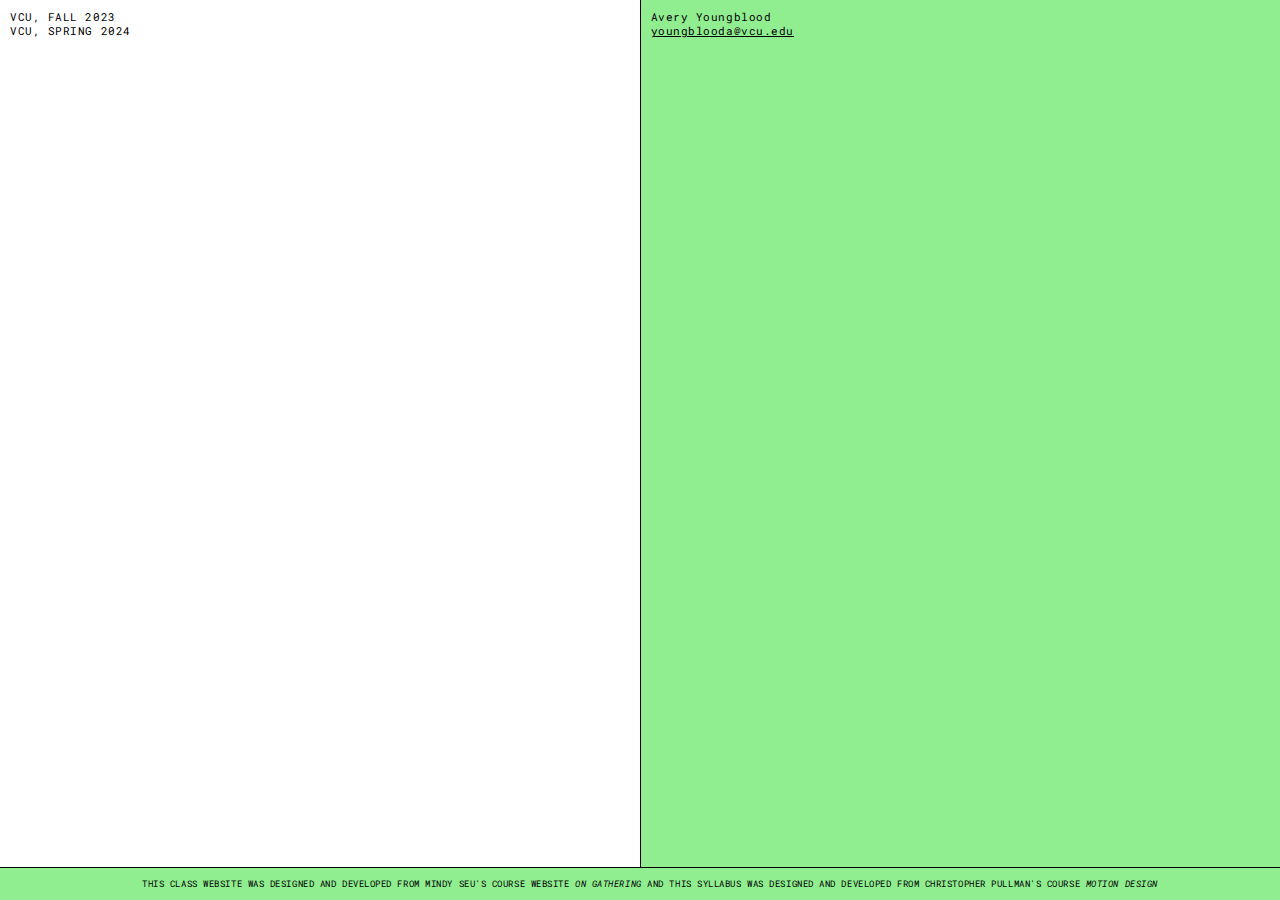
<file: index.html>
<!DOCTYPE html>
<html>

<head>
    <meta charset="UTF-8">
    <link rel="stylesheet" href="css/style.css">
    <meta name="ROBOTS" content="INDEX,FOLLOW">
    <meta name="description" content="This is the online syllabus for the course *In Motion* by Avery Youngblood">
    <meta property="og:url" content="">
    <meta property="og:title" content="In Motion">
    <meta property="og:description" content="This is the online syllabus for the course *In Motion* by Avery Youngblood">
    <meta name="viewport" content="width=device-width, initial-scale=1">
    <link rel="shortcut icon" href="favicon.ico" type="image/x-icon">
    <link rel="apple-touch-icon" sizes="180x180" href="favicon/apple-touch-icon.png">
    <link rel="icon" type="image/png" sizes="32x32" href="favicon/favicon-32x32.png">
    <link rel="icon" type="image/png" sizes="16x16" href="favicon/favicon-16x16.png">
    <link rel="manifest" href="favicon/site.webmanifest">
    <link rel="mask-icon" href="favicon/safari-pinned-tab.svg" color="#5bbad5">
    <meta name="msapplication-TileColor" content="#da532c">
    <meta name="theme-color" content="#ffffff">
    <title>in~motion.online</title>
</head>

<body>
    <div class="container">
        <div class="left home">
            <a href="vcu-fall23/index.html">VCU, FALL 2023</a>
            <br>
            <a href="vcu-spring24/index.html">VCU, SPRING 2024</a>
        </div>


        <!-- RIGHT 
----------------------------------------------------------------------------
--------------------------------------------------------------------------->
        <div class="right home">
            <p>
                <a href="https://averyyoungblood.com/" target="_blank" class="pres-link">Avery Youngblood<br>
                    <a href="mailto:youngblooda@vcu.edu" target="_blank"><u>youngblooda@vcu.edu</u></a>
            </p>
        </div>
    </div>

    <footer id="btm">
                this class website was designed and developed from Mindy Seu's course website <a class="blank-link"
                    href="https://on-gathering.com/" target="_blank"><i>On Gathering</i></a> and this syllabus was
                designed and developed from Christopher Pullman's course <a
                    href="http://christopherpullman.com/home/motion-design-poetry-2/" target="_blank"
                    class="blank-link"><i>Motion Design</i></a>
    </footer>

</body>

</html>
</file>
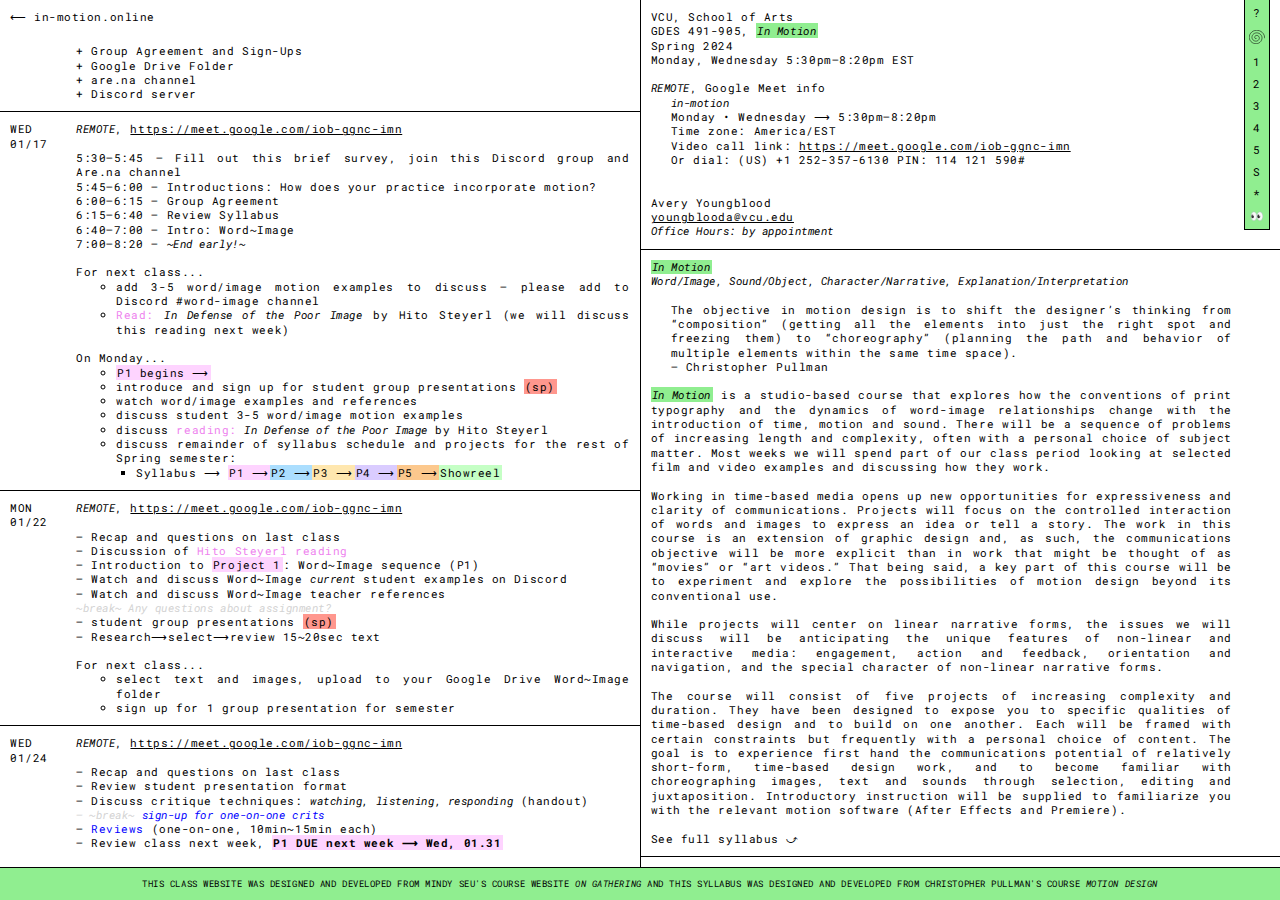
<file: vcu-spring24/index.html>
<!DOCTYPE html>
<html>

<head>
    <meta charset="UTF-8">
    <link rel="stylesheet" href="style.css">
    <meta name="ROBOTS" content="INDEX,FOLLOW">
    <meta name="description" content="This is the online syllabus for the course In Motion by Avery Youngblood">
    <meta property="og:url" content="">
    <meta property="og:title" content="In Motion">
    <meta property="og:description" content="This is the online syllabus for the course In Motion by Avery Youngblood">
    <link rel="shortcut icon" href="favicon.ico" type="image/x-icon">
    <link rel="apple-touch-icon" sizes="180x180" href="favicon/apple-touch-icon.png">
    <link rel="icon" type="image/png" sizes="32x32" href="favicon/favicon-32x32.png">
    <link rel="icon" type="image/png" sizes="16x16" href="favicon/favicon-16x16.png">
    <link rel="manifest" href="favicon/site.webmanifest">
    <link rel="mask-icon" href="favicon/safari-pinned-tab.svg" color="#5bbad5">
    <meta name="msapplication-TileColor" content="#da532c">
    <meta name="theme-color" content="#ffffff">
    <meta name="viewport" content="width=device-width, initial-scale=1.0">
    <title>in~motion</title>
</head>

<body>


    <div class="container">

        <div class="left">
            <div class="home"><a class="mark-link" href="https://www.in-motion.online/">⟵
                    in-motion.online</a></div>
            <div class="row">
                <div class="date"></div>
                <div class="main">
                    <a class="pres-link"
                        href="https://docs.google.com/spreadsheets/d/1_hAPLz_Lt6TgUEPUbEk7shKWq4Vxv7hzB4epvSBKeak/edit?usp=sharing"
                        target="_blank">+ Group Agreement and Sign-Ups</a>
                    <br>
                    <a class="pres-link"
                        href="https://drive.google.com/drive/folders/1DyGGhIQsct6AOpVEf-RhcY_u7b0j59fJ?usp=sharing"
                        target="_blank">+ Google Drive Folder</a>
                    <br>
                    <a class="pres-link" href="https://www.are.na/in-motion" target="_blank">+ are.na channel</a>
                    <br>
                    <a class="pres-link" href="https://discord.gg/QD73x4XeK9" target="_blank">+ Discord server</a>
                    <br>
                </div>
            </div>

            <!-- MOBILE RIGHT-SIDE COLLAPSED -------------------------------------------------->

            <div class="right-mobile">
                <div class="nav">
                    <a href="#footer-mobile">?</a><br>
                    <a href="#syllabus-mobile"><img src="\icon\spiral_thin.svg" class="spiral"></a><br>
                    <a href="#project-one-mobile">1</a><br>
                    <a href="#project-two-mobile">2</a><br>
                    <a href="#project-three-mobile">3</a><br>
                    <a href="#project-four-mobile">4</a><br>
                    <a href="#project-five-mobile">5</a><br>
                    <a href="#showreel-mobile">S</a><br>
                    <a href="#schedule-mobile">*</a><br>
                </div>

                <!-- INFO -------------------------------------------------->
                <div class="section" id="footer-mobile" style="border:none;">
                    <p>VCU, School of Arts<br>
                        GDES 491-905, <i><mark>In Motion</mark></i><br>
                        Spring 2024<br>
                        Monday, Wednesday 5:30pm–8:20pm EST
                        <br><br>
                        <i>REMOTE</i>, Google Meet info<br>
                    <ol>
                        <i>in-motion</i><br>
                        Monday • Wednesday ⟶ 5:30pm–8:20pm<br>
                        Time zone: America/EST<br>
                        Video call link: <a href="https://meet.google.com/iob-ggnc-imn" target="_blank">
                            <u>https://meet.google.com/iob-ggnc-imn</u></a><br>
                        Or dial: ‪(US) +1 252-357-6130‬ PIN: ‪114 121 590‬#
                    </ol>
                    <br><br>
                    <a href="https://www.averyyoungblood.com/" target="_blank" class="pres-link">Avery
                        Youngblood</a><br>
                    <a href="mailto:youngblooda@vcu.edu" target="_blank"><u>youngblooda@vcu.edu</u></a><br>
                    <i>Office Hours: by appointment</i>
                    </p>
                </div>

                <!-- SYLLABUS -------------------------------------------------->
                <div class="section" id="syllabus-mobile">
                    <p id="header">
                        <i><mark>In Motion</mark>
                            <br>
                            Word/Image, Sound/Object, Character/Narrative, Explanation/Interpretation</i>
                    </p><br>
                    <p>
                    <ul>
                        The objective in motion design is to shift the designer’s thinking from “composition” (getting
                        all
                        the elements into
                        just the right spot and freezing them) to “choreography” (planning the path and behavior of
                        multiple
                        elements within the same time space).<br>
                        — Christopher Pullman<br><br></ul>
                    <i><mark>In Motion</mark></i> is a studio-based course that explores how the
                    conventions of print typography and the dynamics of word-image relationships change with the
                    introduction of time, motion
                    and sound. There will be a sequence of problems of increasing length and complexity, often with
                    a
                    personal choice of subject matter. Most weeks we will spend part of our class period looking at
                    selected film and video examples and discussing how they work.
                    <br><br>
                    Working in time-based media opens up new opportunities for expressiveness and clarity of
                    communications. Projects will focus on the controlled interaction of words and images to express
                    an
                    idea or tell a story. The work in this course is an extension of graphic design and, as such,
                    the
                    communications objective will be more explicit than in work that might be thought of as “movies”
                    or
                    “art videos.” That being said, a key part of this course will be to experiment and explore the
                    possibilities of motion design beyond its conventional use.
                    <br><br>
                    While projects will center on linear narrative forms, the issues we will discuss will be
                    anticipating the unique features of non-linear and interactive media: engagement, action and
                    feedback, orientation and navigation, and the special character of non-linear narrative forms.
                    <br><br>
                    The course will consist of five projects of increasing complexity and duration. They have been
                    designed to expose you to specific qualities of time-based design and to build on one another.
                    Each
                    will be framed with certain constraints but frequently with a personal choice of content. The
                    goal
                    is to experience first hand the communications potential of relatively short-form, time-based
                    design
                    work, and to become familiar with choreographing images, text and sounds through selection,
                    editing
                    and juxtaposition. Introductory instruction will be supplied to familiarize you with the
                    relevant
                    motion software (After Effects and Premiere).
                    <br><br>
                    <a href="https://docs.google.com/document/d/1H8KBewVDfUdkukn1-HWrm1Paa3tEPqiits9XDtidc3E/edit?usp=sharing"
                        target="_blank" class="pres-link">See full syllabus ⤻</a>
                    </p>
                </div>

                <!-- PROJECT ONE -------------------------------------------------->
                <div class="section" id="project-one-mobile">
                    <p>
                        ⟶ P1: Word~Image<br>
                        The purpose of this project, like the course as a whole, is to explore how words and images
                        affect each other. Their pairing inevitably affects their meaning; in this case their
                        simultaneous
                        pairing
                        within the same time space. Another goal of the project is to <i>physically</i> experience the
                        phenomenon of
                        timing, (<i>when</i> something happens and for <i>how long</i>) and its importance to motion
                        design.
                        <br><br>
                        <a href="https://docs.google.com/document/d/1SZg04zjZgJe8imi2FGo4TJAJ1RP7u5LUNDm6ENyehWc/edit?usp=sharing"
                            target="_blank" class="project1">See full project description ⤻</a>
                    </p>

                </div>

                <!-- PROJECT TWO -------------------------------------------------->
                <div class="section" id="project-two-mobile">
                    <p>
                        ⟶ P2: Sound~Object<br>
                        The goal is to recognize how sound can supply the <i>structural and emotional cues</i>
                        to inform how objects move and behave in the same time space.
                        <br><br>
                        <a href="https://docs.google.com/document/d/1p-10Bwg8bCIf6DZk9RiG7Yue-RpvPCDEo7-T-YqjpOA/edit?usp=sharing"
                            target="_blank" class="project2">See full project description ⤻</a>
                    </p>

                </div>

                <!-- PROJECT THREE -------------------------------------------------->
                <div class="section" id="project-three-mobile">
                    <p>
                        ⟶ P3: Character~Narrative<br>
                        Express someone’s “character” through the <i>treatment</i> of your content in narrative form,
                        tell a
                        story. The project goal is to deploy a full range of variables (time, motion and sound) and
                        media
                        (video, images, sounds, text) to describe someone. How would you express his/her/their
                        <i>character</i>
                        through your <i>treatment</i> of the content and its <i>form</i>.
                        <br><br>
                        <a href="https://docs.google.com/document/d/1lU5Tr7UrO9yWRmVgSg1-UxSPcvE_MFFe9cZrDZroMsU/edit?usp=sharing"
                            target="_blank" class="project3">See full project description ⤻</a>
                    </p>

                </div>

                <!-- PROJECT FOUR -------------------------------------------------->
                <div class="section" id="project-four-mobile">
                    <p>
                        ⟶ P4: Explanation<br>
                        Employ the benefits of time, motion and sound to explain, clarify, reveal or interpret an
                        idea.<br>
                        This project should be in service of that aspect of design that Richard Saul Wurman has called
                        “the understanding business.”
                        <br><br>
                        <a href="https://docs.google.com/document/d/1awuisnPdIg_5vPzKA_6uee7zNgwkknIQzCJYMxrauMI/edit?usp=sharing"
                            target="_blank" class="project4">See full project description ⤻</a>
                    </p>
                </div>


                <!-- PROJECT FIVE -------------------------------------------------->
                <div class="section" id="project-five-mobile">
                    <p>
                        ⟶ P5: Interpretation<br>
                        The goal of this project is to respond to the natural rhythms and inflections of speech and then
                        find or make images that, through selection and editing, enrich the meaning and emotional tone
                        of the language.
                        <br><br>
                        <a href="https://docs.google.com/document/d/1fObRL4LftxG_S-72lt0ZIRem-hOpNon16bOPPkUIjcc/edit?usp=sharing"
                            target="_blank" class="project5">See full project description ⤻</a>
                    </p>
                </div>

                <!-- SHOWREEL -------------------------------------------------->
                <div class="section today" id="showreel-mobile">
                    <p>
                        ⟶ Showreel<br></p>
                    For this one-week project, please create a showreel that's a compilation of all of your videos.

                </div>

                <!-- SCHEDULE -------------------------------------------------->
                <div class="section schedule no-class" id="schedule-mobile">
                    <img src="img\schedule_04.29.PNG" style="outline:1px solid #E1E1E1;outline-offset: -1px;">
                    <p>[revised 04/29]</p>
                </div>

            </div>

            <!----------------------------------------------------------------------------------------------------------------------------------------------->

            <!-- Week 1 -------------------------------------------------->
            <!-- WED -------------------------------------------------->
            <div class="row one">
                <div class="date">WED 01/17</div>
                <div class="main">
                    <i>REMOTE</i>, <a href="https://meet.google.com/iob-ggnc-imn" target="_blank"><u>
                            https://meet.google.com/iob-ggnc-imn</u></a>

                    <br><br>
                    5:30–5:45 — Fill out this brief <a href="https://forms.gle/sXc9B93hRrthNypH7"
                        target="_blank">survey</a>, join this <a href="https://discord.gg/QD73x4XeK9"
                        target="_blank">Discord group</a> and <a
                        href="https://www.are.na/group/in-motion/invite/DAmtHQf80S-iSb0RT10IRw" target="_blank">Are.na
                        channel</a><br>
                    5:45–6:00 — Introductions: How does your practice incorporate motion?<br>
                    6:00–6:15 — <a class="pres-link"
                        href="https://docs.google.com/spreadsheets/d/1_hAPLz_Lt6TgUEPUbEk7shKWq4Vxv7hzB4epvSBKeak/edit?usp=sharing"
                        target="_blank">Group Agreement</a><br>
                    6:15–6:40 — <a href="#syllabus">Review Syllabus</a><br>
                    6:40–7:00 — Intro: Word~Image<br>
                    7:00–8:20 — <i>~End early!~</i>

                    <br><br>
                    For next class...
                    <ol>
                        <ul>
                            <li>add 3-5 word/image motion examples to discuss — please add to <a
                                    href="https://discord.gg/BkuYB5tNHr" target="_blank">Discord #word-image channel</a>
                            </li>
                            <li><span class="read">Read:</span> <a
                                    href="https://www.e-flux.com/journal/10/61362/in-defense-of-the-poor-image/"
                                    target="_blank" class="read-link"><i>In Defense of the Poor Image</i> by Hito
                                    Steyerl</a> (we will discuss this reading next week)</li>
                        </ul>
                    </ol>
                    <br>
                    On Monday...
                    <ol>
                        <ul>
                            <li><span class="p1"><a class="blank-link" href="#project-one">P1 begins ⟶</a></span></li>
                            <li>introduce <a
                                    href="https://docs.google.com/spreadsheets/d/1_hAPLz_Lt6TgUEPUbEk7shKWq4Vxv7hzB4epvSBKeak/edit#gid=320966011"
                                    target="_blank">and <span class="student-pres-link">sign up for student group
                                        presentations </span><span class="student-pres">(sp)</span></a></li>
                            <li>watch word/image examples and references</li>
                            <li>discuss student 3-5 word/image motion examples</li>
                            <li>discuss <span class="read">reading:</span> <a
                                    href="https://www.e-flux.com/journal/10/61362/in-defense-of-the-poor-image/"
                                    target="_blank" class="read-link"><i>In Defense of the Poor Image</i> by Hito
                                    Steyerl</a></li>
                            <li>discuss remainder of <span class="syllabus"><a class="pres-link"
                                        href="#syllabus">syllabus</a> schedule and projects for the rest of Spring
                                    semester:</li>
                            <ul>
                                <li>
                                    <span class="syllabus"><a class="pres-link" href="#syllabus">Syllabus ⟶</a></span>
                                    <span class="p1"><a class="blank-link" href="#project-one">P1 ⟶</a></span><span
                                        class="p2"><a class="blank-link" href="#project-two">P2 ⟶</a></span><span
                                        class="p3"><a class="blank-link" href="#project-three">P3 ⟶</a></span><span
                                        class="p4"><a class="blank-link" href="#project-four">P4 ⟶</a></span><span
                                        class="p5"><a class="blank-link" href="#project-five">P5 ⟶</a></span><span
                                        class="final"><a class="blank-link" href="#showreel">Showreel</a></span>
                                </li>

                            </ul>
                        </ul>
                    </ol>

                </div>
            </div>
            <!-- Week 2 -------------------------------------------------->
            <!-- MON -------------------------------------------------->
            <div class="row one">
                <div class="date">MON 01/22</div>
                <div class="main">
                    <i>REMOTE</i>, <a href="https://meet.google.com/iob-ggnc-imn" target="_blank">
                        <u>https://meet.google.com/iob-ggnc-imn</u></a>
                    <br><br>
                    — Recap and questions on last class<br>
                    — Discussion of <a href="https://www.e-flux.com/journal/10/61362/in-defense-of-the-poor-image/"
                        target="_blank" class="read read-link">Hito Steyerl reading</a><br>
                    — Introduction to
                    <a href="https://docs.google.com/document/d/1SZg04zjZgJe8imi2FGo4TJAJ1RP7u5LUNDm6ENyehWc/edit?usp=sharing"
                        target="_blank" class="p1">Project 1</a>: Word~Image sequence (P1)<br>
                    — Watch and discuss Word~Image <i>current</i> student examples on <a
                        href="https://discord.gg/BkuYB5tNHr" target="_blank">Discord</a><br>
                    — Watch and discuss Word~Image teacher references<br>
                    <i class="no-class">~break~ Any questions about assignment?</i><br>
                    — <a href="https://docs.google.com/spreadsheets/d/1_hAPLz_Lt6TgUEPUbEk7shKWq4Vxv7hzB4epvSBKeak/edit#gid=320966011"
                        target="_blank"><span class="student-pres-link">student
                            group presentations </span><span class="student-pres">(sp)</span></a><br>
                    — Research⟶select⟶review 15~20sec text
                    <br><br>
                    For next class...
                    <ol>
                        <ul>
                            <li>
                                select text and images, upload to your <a
                                    href="https://drive.google.com/drive/folders/1IBYOYV5P7u1Qu9yiLS7lXpzOdua3KCZL?usp=drive_link"
                                    target="_blank">Google
                                    Drive Word~Image folder</a>
                            </li>
                            <li>
                                <a href="https://docs.google.com/spreadsheets/d/1_hAPLz_Lt6TgUEPUbEk7shKWq4Vxv7hzB4epvSBKeak/edit#gid=320966011"
                                    target="_blank"><span class="student-pres-link">sign
                                        up for 1 group presentation</span> for semester</a>
                            </li>
                        </ul>
                    </ol>
                </div>
            </div>
            <!-- WED -------------------------------------------------->
            <div class="row one">
                <div class="date">WED 01/24</div>
                <div class="main">
                    <i>REMOTE</i>, <a href="https://meet.google.com/iob-ggnc-imn" target="_blank">
                        <u>https://meet.google.com/iob-ggnc-imn</u></a>
                    <br><br>
                    — Recap and questions on last class<br>
                    — Review <a
                        href="https://docs.google.com/spreadsheets/d/1_hAPLz_Lt6TgUEPUbEk7shKWq4Vxv7hzB4epvSBKeak/edit#gid=320966011"
                        target="_blank"><span class="student-pres-link">student presentation</span></a> format<br>
                    — Discuss critique techniques: <i>watching, listening, responding</i> <a
                        href="https://drive.google.com/drive/folders/10gzYCg45jo3cG5cH_PtG82MEGjFfh0B5?usp=drive_link"
                        target="_blank">(handout)</a><br>
                    <i class="no-class">— ~break~ <a class="crit"
                            href="https://docs.google.com/spreadsheets/d/1_hAPLz_Lt6TgUEPUbEk7shKWq4Vxv7hzB4epvSBKeak/edit#gid=320966011"
                            target="_blank">sign-up
                            for one-on-one crits</a></i><br>
                    — <span class="crit">Reviews</span> (one-on-one, 10min~15min each)<br>
                    — Review class next week, <span class="p1"><a class="blank-link" href="#project-one"><b>P1
                                DUE next week ⟶ Wed, 01.31</b></a></span>
                    <br><br>
                    For next class...
                    <ol>
                        <ul>
                            <li>
                                continue to work on Word~Image images and upload any images of set A &
                                set B in your <a
                                    href="https://drive.google.com/drive/folders/1IBYOYV5P7u1Qu9yiLS7lXpzOdua3KCZL?usp=drive_link"
                                    target="_blank">Google
                                    Drive Word~Image folder</a> before class
                            </li>
                            <li>
                                <a href="https://docs.google.com/spreadsheets/d/1_hAPLz_Lt6TgUEPUbEk7shKWq4Vxv7hzB4epvSBKeak/edit#gid=320966011"
                                    target="_blank"><span class="student-pres-link">sign
                                        up for group presentation</span></a> for semester *by next week*
                            </li>
                            <li>browse <a class="blank-link" href="https://www.are.na/" target="_blank">Are.na</a> and
                                <a class="blank-link" href="https://www.are.na/in-motion" target="_blank">our
                                    Are.na channel</a> and add something to <a class="blank-link"
                                    href="https://www.are.na/in-motion" target="_blank">our channel</a> and
                                pick one to two motion design examples that you want to learn more about and inspire you
                                ⟶ post your
                                examples to the <a class="blank-link"
                                    href="https://discordapp.com/channels/1197055289338368069/1197055289946538051"
                                    target="_blank">Discord #inspiration channel</a>
                            </li>
                        </ul>
                    </ol>
                    <br>
                </div>
            </div>
            <!-- Week 3 -------------------------------------------------->
            <!-- MON -------------------------------------------------->
            <div class="row one">
                <div class="date">MON 01/29</div>
                <div class="main">
                    <i>REMOTE</i>, <a href="https://meet.google.com/iob-ggnc-imn" target="_blank">
                        <u>https://meet.google.com/iob-ggnc-imn</u></a>
                    <br><br>
                    5:30–8:20 — <span class="crit">Reviews</span> (<a
                        href="https://docs.google.com/spreadsheets/d/1_hAPLz_Lt6TgUEPUbEk7shKWq4Vxv7hzB4epvSBKeak/edit#gid=320966011"
                        target="_blank">one-on-one crits</a>, ~10min each) + Working Session
                    <ol>
                        <ul>
                            <li>5:30 ⟶ Dominion</li>
                            <li>5:41 ⟶ Savvy</li>
                            <li>5:52 ⟶ Aaron</li>
                            <li>6:03 ⟶ David Reyes</li>
                            <li>6:14 ⟶ Lissy</li>
                            <li>6:25 ⟶ Colby</li>
                            <li>6:36 ⟶ Naimahya</li>
                            <li>6:47 ⟶ Ky</li>
                            <li>6:58 ⟶ Joshua</li>
                            <li>7:09 ⟶ Leif</li>
                            <s>
                                <li>7:20 ⟶ Tenzin</li>
                            </s>
                            <li>7:31 ⟶ Chelsee</li>
                            <li>7:42 ⟶ Olenka</li>
                            <li>7:53 ⟶ Adam</li>
                            <li>8:04 ⟶ Hiba</li>
                        </ul>
                    </ol>
                    <br>
                    For next class...
                    <ol>
                        <ul>
                            <li>
                                <span class="p1"><a class="blank-link" href="#project-one">upload P1 PDF images set A &
                                        set B in</a></span> <a
                                    href="https://drive.google.com/drive/folders/1IBYOYV5P7u1Qu9yiLS7lXpzOdua3KCZL?usp=drive_link"
                                    target="_blank">Google
                                    Drive Word~Image folder</a> before class –
                                <i>practice, practice, practice</i>
                            </li>
                        </ul>
                    </ol>
                    <br>
                    On Wednesday...
                    <ol>
                        <ul>
                            <li><span class="pres-title">Presentation:</span> <span class="p1"><a class="blank-link"
                                        href="#project-one">P1 in class</a></span></li>
                            <li><span class="p2"><a class="blank-link" href="#project-two">P2 begins ⟶</a></span></li>
                            <li>discuss <span class="p1"><a class="blank-link"
                                        href="https://docs.google.com/document/d/18_NqZYnpXG-wEokjbBp0yVP-FAxquzy1j_xZVhXbqV4/edit?usp=drive_link"
                                        target="_blank">Project 1a begins ⟶</a></span></li>
                            <li><span class="demo">Demo:</span> Software Introduction, After Effects workshop, part 1
                            </li>
                        </ul>
                    </ol>
                </div>
            </div>
            <!-- WED -------------------------------------------------->
            <div class="row one">
                <div class="date">WED 01/31</div>
                <div class="main">
                    <i>REMOTE</i>, <a href="https://meet.google.com/iob-ggnc-imn" target="_blank">
                        <u>https://meet.google.com/iob-ggnc-imn</u></a>
                    <br><br>
                    — Housekeeping ⟶ <a class="blank-link"
                        href="https://docs.google.com/spreadsheets/d/1_hAPLz_Lt6TgUEPUbEk7shKWq4Vxv7hzB4epvSBKeak/edit#gid=320966011"
                        target="_blank">group presentations schedule changes</a>, <a class="blank-link"
                        href="https://docs.google.com/spreadsheets/d/1_hAPLz_Lt6TgUEPUbEk7shKWq4Vxv7hzB4epvSBKeak/edit#gid=1751229788"
                        target="_blank">Monday and Wednesday groups</a>, After Effects downloaded, <a class="blank-link"
                        href="https://discordapp.com/channels/1197055289338368069/1197055289946538051"
                        target="_blank">Discord #inspiration channel</a>, sign up for word~image presentation spots
                    <br>
                    — <span class="pres-title">Presentation</span> + <span class="crit">Reviews:</span> <span
                        class="p1"><a class="blank-link" href="#project-one">P1</a></span> final presentations<br>
                    — Introduction to <span class="p1"><a class="blank-link"
                            href="https://docs.google.com/document/d/18_NqZYnpXG-wEokjbBp0yVP-FAxquzy1j_xZVhXbqV4/edit"
                            target="_blank">Project 1a</a></span>: converting P1 into video (P1a)<br>
                    — Introduction to <span class="p2"><a class="blank-link"
                            href="https://docs.google.com/document/d/1p-10Bwg8bCIf6DZk9RiG7Yue-RpvPCDEo7-T-YqjpOA/edit"
                            target="_blank">Project 2</a></span>: Sound~Object choreo (P2)<br>
                    <span class="no-class"><i>~break~ open AfterEffects</i></span><br>
                    — <span class="demo">Demo:</span> Software Introduction, After Effects workshop, part 1 (or next
                    class...tbd)
                    <br><br>
                    For next class...
                    <ol>
                        <ul>
                            <li>make sound selections, add them to your Project 2 <a class="blank-link"
                                    href="https://drive.google.com/drive/folders/19e7T2NEBlLSkkETdwlwkhpa5kwoaqiZQ?usp=drive_link"
                                    target="_blank">Google Drive folder</a></li>
                        </ul>
                    </ol>
                    <br>
                    On Monday...
                    <ol>
                        <ul>
                            <li>working session of Sound project</li>
                            <li><span class="demo">Demo:</span> Music/sound-based motion</li>
                            <li><span class="demo">Demo:</span> Software Introduction, After Effects workshop, part 1
                            </li>
                        </ul>
                    </ol>

                </div>
            </div>
            <!-- Week 4 -------------------------------------------------->
            <!-- MON -------------------------------------------------->
            <div class="row one">
                <div class="date">MON 02/05</div>
                <div class="main">
                    GROUP ONE (MONDAY)<br>
                    <i>REMOTE</i>, <a href="https://meet.google.com/iob-ggnc-imn" target="_blank">
                        <u>https://meet.google.com/iob-ggnc-imn</u></a>
                    <br><br>
                    Meeting today as Monday's Group:
                    <br>
                    <ol>
                        <ul>
                            <li>Savvy</li>
                            <li>Lissy</li>
                            <li>Colby</li>
                            <li>Naimahya</li>
                            <li>Chelsee</li>
                            <li>Adam</li>
                            <li>Hiba</li>
                        </ul>
                    </ol>
                    <br>
                    — Housekeeping ⟶ class links at tope of page, <a class="blank-link"
                        href="https://docs.google.com/spreadsheets/d/1_hAPLz_Lt6TgUEPUbEk7shKWq4Vxv7hzB4epvSBKeak/edit#gid=637606301"
                        target="_blank">Monday and Wednesday group final presentation dates</a>
                    <br>
                    5:30–5:45 — Recap and questions on last class
                    <br>
                    5:45–6:45 — <span class="demo">Demo:</span> Software Introduction, After Effects
                    workshop, part 1 <a class="blank-link"
                        href="https://drive.google.com/drive/folders/1Hacc3sSfD2VNU5H2GO8DHKI3cDMSJUkX?usp=drive_link"
                        target="_blank">(handouts)</a>
                    <br>
                    <span class="no-class"><i>6:45–6:55 — ~break~ <a
                                href="https://drive.google.com/drive/folders/1bCl2v3uVXrtrPhlhE8oRFJbU6Twrj4D7?usp=drive_link"
                                target="_blank">download <b><i>eye-icon.ai</i></b> and <b><i>audio-file.wav</i></b>
                                asset</a></i></span>
                    <br>
                    6:55–7:25 — <a class="blank-link"
                        href="https://drive.google.com/drive/folders/1lesuXxWquJJBvl2WVD8zLJFOWgIqtRCq?usp=drive_link"
                        target="_blank">Sound~Object references & <i>previous</i> student examples</a>
                    <br>
                    7:25–8:10 — <span class="demo">Demo:</span> Music/sound-based motion, After Effects workshop, part 2
                    <br>
                    8:10–8:20 — Working session on Sound project (given time leftover)

                    <br><br>
                    For next class...
                    <ol>
                        <ul>
                            <li>discuss sound selection in your <a class="blank-link"
                                    href="https://drive.google.com/drive/folders/19e7T2NEBlLSkkETdwlwkhpa5kwoaqiZQ?usp=drive_link"
                                    target="_blank">Google Drive folder</a></li>
                            <li>familiarize yourself with After Effects interface and tools, start exploring and messing
                                around in the
                                program as we continue tutorials into next week and beginning project 2
                                experimentations. Consider looking at videos in our #resources channel on Discord or the
                                AE <a class="blank-link"
                                    href="https://drive.google.com/drive/folders/1Hacc3sSfD2VNU5H2GO8DHKI3cDMSJUkX?usp=drive_link"
                                    target="_blank">handout from today</a></li>
                            <li><b>REMINDER!</b> add to<a class="blank-link" href="https://www.are.na/in-motion"
                                    target="_blank"> our Are.na channel</a> and pick one to
                                two motion design examples that you want to learn more about and inspire you ⟶ post your
                                examples to the <a class="blank-link"
                                    href="https://discordapp.com/channels/1197055289338368069/1197055289946538051"
                                    target="_blank">Discord #inspiration channel</a>
                            </li>
                            <li>
                                come with AE software questions, post to our <a class="blank-link"
                                    href="https://discordapp.com/channels/1197055289338368069/1197055289782968334"
                                    target="_blank">Discord #questions channel</a>
                                before class
                            </li>
                        </ul>
                    </ol>
                    <br>
                    Next Monday...
                    <ol>
                        <ul>
                            <li><a href="https://docs.google.com/spreadsheets/d/1_hAPLz_Lt6TgUEPUbEk7shKWq4Vxv7hzB4epvSBKeak/edit#gid=320966011"
                                    target="_blank"><span class="student-pres-link pres-title">Student
                                        Presentation:</span></a> Hiba + Lissy → <a href="" target="_blank">TBD</a>
                            </li>
                            <li><a class="crit"
                                    href="https://docs.google.com/spreadsheets/d/1_hAPLz_Lt6TgUEPUbEk7shKWq4Vxv7hzB4epvSBKeak/edit#gid=320966011"
                                    target="_blank">one-on-one crits</a> with Sound + working session of Sound project
                            </li>
                            <li> (continue) <span class="demo">Demo:</span> Music/sound-based motion , After Effects
                                workshop, part 2</li>
                            <li>software Q+A</li>
                        </ul>
                    </ol>
                </div>
            </div>
            <!-- WED -------------------------------------------------->
            <div class="row one">
                <div class="date">WED 02/07</div>
                <div class="main">
                    GROUP TWO (WEDNESDAY)<br>
                    <i>REMOTE</i>, <a href="https://meet.google.com/iob-ggnc-imn" target="_blank">
                        <u>https://meet.google.com/iob-ggnc-imn</u></a>
                    <br><br>
                    Meeting today as Wednesday's Group:
                    <br>
                    <ol>
                        <ul>
                            <li>Joshua</li>
                            <li>Leif</li>
                            <li>Olenka</li>
                            <li>Dominion</li>
                            <li>Ky</li>
                            <li>Aaron</li>
                            <li>David</li>
                            <li>Tenzin</li>
                        </ul>
                    </ol>
                    <br>
                    — Housekeeping ⟶ class links at tope of page, <a class="blank-link"
                        href="https://docs.google.com/spreadsheets/d/1_hAPLz_Lt6TgUEPUbEk7shKWq4Vxv7hzB4epvSBKeak/edit#gid=637606301"
                        target="_blank">Monday and Wednesday group final presentation dates</a>, Discord as
                    communication vs. email
                    <br>
                    5:30–5:45 — Recap and questions on last class
                    <br>
                    5:45–6:45 — <span class="demo">Demo:</span> Software Introduction, After Effects
                    workshop, part 1 <a class="blank-link"
                        href="https://drive.google.com/drive/folders/1Hacc3sSfD2VNU5H2GO8DHKI3cDMSJUkX?usp=drive_link"
                        target="_blank">(handouts)</a>
                    <br>
                    <span class="no-class"><i>6:45–6:55 — ~break~ <a
                                href="https://drive.google.com/drive/folders/1bCl2v3uVXrtrPhlhE8oRFJbU6Twrj4D7?usp=drive_link"
                                target="_blank">download <b><i>eye-icon.ai</i></b> and <b><i>audio-file.wav</i></b>
                                asset</a></i></span>
                    <br>
                    6:55–7:25 — <a class="blank-link"
                        href="https://drive.google.com/drive/folders/1lesuXxWquJJBvl2WVD8zLJFOWgIqtRCq?usp=drive_link"
                        target="_blank">Sound~Object references & <i>previous</i> student examples</a>
                    <br>
                    7:25–8:10 — <span class="demo">Demo:</span> Music/sound-based motion, After Effects workshop, part 2
                    <br>
                    8:10–8:20 — Working session on Sound project (given time leftover)

                    <br><br>
                    For next class...
                    <ol>
                        <ul>
                            <li>discuss sound selection in your <a class="blank-link"
                                    href="https://drive.google.com/drive/folders/19e7T2NEBlLSkkETdwlwkhpa5kwoaqiZQ?usp=drive_link"
                                    target="_blank">Google Drive folder</a></li>
                            <li>familiarize yourself with After Effects interface and tools, start exploring and messing
                                around in the
                                program as we continue tutorials into next week and beginning project 2
                                experimentations. Consider looking at videos in our #resources channel on Discord or the
                                AE <a class="blank-link"
                                    href="https://drive.google.com/drive/folders/1Hacc3sSfD2VNU5H2GO8DHKI3cDMSJUkX?usp=drive_link"
                                    target="_blank">handout from today</a></li>
                            <li><b>REMINDER!</b> add to<a class="blank-link" href="https://www.are.na/in-motion"
                                    target="_blank"> our Are.na channel</a> and pick one to
                                two motion design examples that you want to learn more about and inspire you ⟶ post your
                                examples to the <a class="blank-link"
                                    href="https://discordapp.com/channels/1197055289338368069/1197055289946538051"
                                    target="_blank">Discord #inspiration channel</a>
                            </li>
                            <li>
                                come with AE software questions, post to our <a class="blank-link"
                                    href="https://discordapp.com/channels/1197055289338368069/1197055289782968334"
                                    target="_blank">Discord #questions channel</a>
                                before class
                            </li>
                        </ul>
                    </ol>
                    <br>
                    Next Wednesday...
                    <ol>
                        <ul>
                            <li><a class="crit"
                                    href="https://docs.google.com/spreadsheets/d/1_hAPLz_Lt6TgUEPUbEk7shKWq4Vxv7hzB4epvSBKeak/edit#gid=320966011"
                                    target="_blank">one-on-one crits</a> with Sound + working session of Sound project
                            </li>
                            <li> (continue) <span class="demo">Demo:</span> Music/sound-based motion , After Effects
                                workshop, part 2</li>
                            <li>software Q+A</li>
                        </ul>
                    </ol>
                </div>
            </div>
            <!-- Week 5 -------------------------------------------------->
            <!-- MON -------------------------------------------------->
            <div class="row one">
                <div class="date">MON 02/12</div>
                <div class="main">
                    GROUP ONE (MONDAY)<br>
                    <i>REMOTE</i>, <a href="https://meet.google.com/iob-ggnc-imn" target="_blank">
                        <u>https://meet.google.com/iob-ggnc-imn</u></a>
                    <br><br>
                    Meeting today as Monday's Group:
                    <br>
                    <ol>
                        <ul>
                            <li>Savvy</li>
                            <li>Lissy</li>
                            <li>Colby</li>
                            <li>Naimahya</li>
                            <li>Chelsee</li>
                            <li>Adam</li>
                            <li>Hiba</li>
                        </ul>
                    </ol>
                    <br>
                    5:30–5:45 — Recap and questions on last class
                    <br>
                    5:45–6:00 — <a
                        href="https://docs.google.com/spreadsheets/d/1_hAPLz_Lt6TgUEPUbEk7shKWq4Vxv7hzB4epvSBKeak/edit#gid=320966011"
                        target="_blank"><span class="student-pres-link pres-title">Student Presentation:</span></a> Hiba
                    + Lissy → lyric music videos
                    <br>
                    6:00–7:00 — <span class="demo">Demo:</span> Music/sound-based motion, After Effects workshop, part 2
                    →
                    <a href="https://drive.google.com/drive/folders/1bCl2v3uVXrtrPhlhE8oRFJbU6Twrj4D7?usp=drive_link"
                        target="_blank">download <b><i>eye-icon.ai</i></b> and <b><i>audio-file.wav</i></b>
                        asset</a></i> (continued) + Software Q+A
                    <br>
                    7:00–7:05 — Review class next week, <span class="p2"><a class="blank-link"
                            href="https://docs.google.com/document/d/1p-10Bwg8bCIf6DZk9RiG7Yue-RpvPCDEo7-T-YqjpOA/edit"
                            target="_blank">P2 Work Sessions + Demos all week</a></span>
                    <br>
                    <span class="no-class"><i>7:05–7:10 — ~break~ <a class="crit"
                                href="https://docs.google.com/spreadsheets/d/1_hAPLz_Lt6TgUEPUbEk7shKWq4Vxv7hzB4epvSBKeak/edit#gid=320966011"
                                target="_blank">sign-up
                                for one-on-one crits</a></i></span>
                    <br>
                    7:10–8:20 — <span class="crit">Reviews</span> (one-on-one, ~10min each) + Working Session
                    <br>
                    <span class="no-class"><i>7:10–8:20 — Continued work on Sound~Object project</i></span>

                    <br><br>
                    For next class...
                    <ol>
                        <ul>
                            <li>have a <b><i>minimum of 3~4 animation experiments each → 6~8 in total</i></b> for both
                                sound snippets in your <a class="blank-link"
                                    href="https://drive.google.com/drive/folders/19e7T2NEBlLSkkETdwlwkhpa5kwoaqiZQ?usp=drive_link"
                                    target="_blank">Google Drive folder</a> before class</li>
                            <li>come with software questions, <a class="blank-link"
                                    href="https://discordapp.com/channels/1197055289338368069/1197055289782968334"
                                    target="_blank">post to our Discord #questions channel</a></li>
                        </ul>
                    </ol>
                    <br>
                    Next Monday...
                    <ol>
                        <ul>

                            <li><a class="crit"
                                    href="https://docs.google.com/spreadsheets/d/1_hAPLz_Lt6TgUEPUbEk7shKWq4Vxv7hzB4epvSBKeak/edit#gid=320966011"
                                    target="_blank">group crits</a> with animation experiments + working session of
                                Sound project</li>
                            <li>software Q+A</li>
                            <li><span class="demo">Demo:</span> <a class="blank-link"
                                    href="https://discordapp.com/channels/1197055289338368069/1197055289946538051"
                                    target="_blank">Discord motion #inspiration
                                    channel</a></li>
                        </ul>
                    </ol>

                </div>
            </div>
            <!-- WED -------------------------------------------------->
            <div class="row one">
                <div class="date">WED 02/14</div>
                <div class="main">
                    GROUP TWO (WEDNESDAY)<br>
                    <i>REMOTE</i>, <a href="https://meet.google.com/iob-ggnc-imn" target="_blank">
                        <u>https://meet.google.com/iob-ggnc-imn</u></a>
                    <br><br>
                    Meeting today as Wednesday's Group:
                    <br>
                    <ol>
                        <ul>
                            <li>Joshua</li>
                            <li>Leif</li>
                            <li>Olenka</li>
                            <li>Dominion</li>
                            <li>Ky</li>
                            <li>Aaron</li>
                            <li>David</li>
                            <li>Tenzin</li>
                        </ul>
                    </ol>
                    <br>
                    5:30–5:45 — Recap and questions on last class
                    <br>
                    5:45–6:45 — <span class="demo">Demo:</span> Music/sound-based motion, After Effects workshop, part 2
                    →
                    <a href="https://drive.google.com/drive/folders/1bCl2v3uVXrtrPhlhE8oRFJbU6Twrj4D7?usp=drive_link"
                        target="_blank">download <b><i>eye-icon.ai</i></b> and <b><i>audio-file.wav</i></b>
                        asset</a></i> (continued) + Software Q+A
                    <br>
                    6:45–6:50 — Review class next week, <span class="p2"><a class="blank-link"
                            href="https://docs.google.com/document/d/1p-10Bwg8bCIf6DZk9RiG7Yue-RpvPCDEo7-T-YqjpOA/edit"
                            target="_blank">P2 Work Sessions + Demos all week</a></span>
                    <br>
                    <span class="no-class"><i>6:50–7:00 — ~break~ <a class="crit"
                                href="https://docs.google.com/spreadsheets/d/1_hAPLz_Lt6TgUEPUbEk7shKWq4Vxv7hzB4epvSBKeak/edit#gid=320966011"
                                target="_blank">sign-up
                                for one-on-one crits</a></i></span>
                    <br>
                    7:00–8:20 — <span class="crit">Reviews</span> (one-on-one, ~10min each) + Working Session
                    <br>
                    <span class="no-class"><i>7:00–8:20 — Continued work on Sound~Object project</i></span>

                    <br><br>
                    For next class...
                    <ol>
                        <ul>
                            <li>have a <b><i>minimum of 3~4 animation experiments each → 6~8 in total</i></b> for both
                                sound snippets in your <a class="blank-link"
                                    href="https://drive.google.com/drive/folders/19e7T2NEBlLSkkETdwlwkhpa5kwoaqiZQ?usp=drive_link"
                                    target="_blank">Google Drive folder</a> before class</li>
                            <li>come with software questions, <a class="blank-link"
                                    href="https://discordapp.com/channels/1197055289338368069/1197055289782968334"
                                    target="_blank">post to our Discord #questions channel</a></li>
                        </ul>
                    </ol>
                    <br>
                    Next Wednesday...
                    <ol>
                        <ul>

                            <li><a class="crit"
                                    href="https://docs.google.com/spreadsheets/d/1_hAPLz_Lt6TgUEPUbEk7shKWq4Vxv7hzB4epvSBKeak/edit#gid=320966011"
                                    target="_blank">group crits</a> with animation experiments + working session of
                                Sound project</li>
                            <li>software Q+A</li>
                            <li><span class="demo">Demo:</span> <a class="blank-link"
                                    href="https://discordapp.com/channels/1197055289338368069/1197055289946538051"
                                    target="_blank">Discord motion #inspiration
                                    channel</a></li>
                        </ul>
                    </ol>
                </div>
            </div>
            <!-- Week 6 -------------------------------------------------->
            <!-- MON -------------------------------------------------->
            <div class="row one">
                <div class="date">MON 02/12</div>
                <div class="main">
                    GROUP ONE (MONDAY)<br>
                    <i>REMOTE</i>, <a href="https://meet.google.com/iob-ggnc-imn" target="_blank">
                        <u>https://meet.google.com/iob-ggnc-imn</u></a>
                    <br><br>
                    Meeting today as Monday's Group:
                    <br>
                    <ol>
                        <ul>
                            <li>Savvy</li>
                            <li>Lissy</li>
                            <li>Colby</li>
                            <li>Naimahya</li>
                            <li>Chelsee</li>
                            <li>Adam</li>
                            <li>Hiba</li>
                        </ul>
                    </ol>
                    <br>
                    — Recap and questions on last class, any AE questions?
                    <br>
                    <span class="no-class"><i>— ~break~</i></span>
                    <br>
                    — <a class="crit"
                        href="https://docs.google.com/spreadsheets/d/1_hAPLz_Lt6TgUEPUbEk7shKWq4Vxv7hzB4epvSBKeak/edit#gid=320966011"
                        target="_blank">sign-up
                        for group crits</a>
                    <br>
                    — <span class="crit">Reviews</span> (small groups, ~30min each) + Working Session
                    <br>
                    <span class="no-class"><i>— Continued work on Sound~Object project</i></span>
                    <br>
                    — Review class on Monday, final presentation, <b><u>Monday + Wednesday groups meet together on
                            02/26!</u></b>
                    <br><br>

                    For next class...
                    <ol>
                        <ul>
                            <li>
                                <span class="p2"><a class="blank-link" href="#project-two">upload final P2
                                        animations</a></span> in your <a class="blank-link"
                                    href="https://drive.google.com/drive/folders/19e7T2NEBlLSkkETdwlwkhpa5kwoaqiZQ?usp=drive_link"
                                    target="_blank">Google Drive folder</a> before class – with correct
                                file naming
                                <a class="blank-link"
                                    href="https://docs.google.com/document/d/1p-10Bwg8bCIf6DZk9RiG7Yue-RpvPCDEo7-T-YqjpOA/edit?usp=sharing"
                                    target="_blank">(refer to handout)</a>
                            </li>
                            <li>start to get to know your subject, think about your interview</li>
                        </ul>
                    </ol>
                    <br>
                    On Monday...
                    <ol>
                        <ul>
                            <li><span class="pres-title">Presentation:</span> <span class="p2"><a class="blank-link"
                                        href="#project-two">P2 in class</a></span></li>
                            <li><span class="p3"><a class="blank-link" href="#project-three">P3 begins ⟶</a></span></li>
                            <li>watch micro-biography examples and references</li>
                            <li><span class="demo">Demo:</span> <a class="blank-link" href="" target="_blank">Discord
                                    motion #inspiration
                                    channel</a></li>
                        </ul>
                    </ol>
                </div>
            </div>
            <!-- WED -------------------------------------------------->
            <div class="row one">
                <div class="date">WED 02/21</div>
                <div class="main">
                    GROUP TWO (WEDNESDAY)<br>
                    <i>REMOTE</i>, <a href="https://meet.google.com/iob-ggnc-imn" target="_blank">
                        <u>https://meet.google.com/iob-ggnc-imn</u></a>
                    <br><br>
                    Meeting today as Wednesday's Group:
                    <br>
                    <ol>
                        <ul>
                            <li>Joshua</li>
                            <li>Leif</li>
                            <li>Olenka</li>
                            <li>Dominion</li>
                            <li>Ky</li>
                            <li>Aaron</li>
                            <li>David</li>
                            <li>Tenzin</li>
                        </ul>
                    </ol>
                    <br>
                    — Recap and questions on last class, any AE questions?
                    <br>
                    — <a href="https://docs.google.com/spreadsheets/d/1_hAPLz_Lt6TgUEPUbEk7shKWq4Vxv7hzB4epvSBKeak/edit#gid=320966011"
                        target="_blank"><span class="student-pres-link pres-title">Student Presentation:</span></a>
                    David Reyes
                    + Aaron → film title / credits
                    <br>
                    <span class="no-class"><i>— ~break~</i></span>
                    <br>
                    — <a class="crit"
                        href="https://docs.google.com/spreadsheets/d/1_hAPLz_Lt6TgUEPUbEk7shKWq4Vxv7hzB4epvSBKeak/edit#gid=320966011"
                        target="_blank">sign-up
                        for group crits</a>
                    <br>
                    — <span class="crit">Reviews</span> (small groups, ~30min each) + Working Session
                    <br>
                    <span class="no-class"><i>— Continued work on Sound~Object project</i></span>
                    <br>
                    — Review class on Monday, final presentation, <b><u>Monday + Wednesday groups meet together on
                            02/26!</u></b>
                    <br><br>

                    For next class...
                    <ol>
                        <ul>
                            <li>
                                <span class="p2"><a class="blank-link" href="#project-two">upload final P2
                                        animations</a></span> in your <a class="blank-link"
                                    href="https://drive.google.com/drive/folders/19e7T2NEBlLSkkETdwlwkhpa5kwoaqiZQ?usp=drive_link"
                                    target="_blank">Google Drive folder</a> before class – with correct
                                file naming
                                <a class="blank-link"
                                    href="https://docs.google.com/document/d/1p-10Bwg8bCIf6DZk9RiG7Yue-RpvPCDEo7-T-YqjpOA/edit?usp=sharing"
                                    target="_blank">(refer to handout)</a>
                            </li>
                            <li>start to get to know your subject, think about your interview</li>
                        </ul>
                    </ol>
                    <br>
                    On Monday...
                    <ol>
                        <ul>
                            <li><span class="pres-title">Presentation:</span> <span class="p2"><a class="blank-link"
                                        href="#project-two">P2 in class</a></span></li>
                            <li><span class="p3"><a class="blank-link" href="#project-three">P3 begins ⟶</a></span></li>
                            <li>watch micro-biography examples and references</li>
                            <li><span class="demo">Demo:</span> <a class="blank-link" href="" target="_blank">Discord
                                    motion #inspiration
                                    channel</a></li>
                        </ul>
                    </ol>
                </div>
            </div>
            <!-- Week 7 -------------------------------------------------->
            <!-- MON -------------------------------------------------->
            <div class="row one">
                <div class="date">MON 02/26</div>
                <div class="main">
                    GROUP ONE (MONDAY) + GROUP TWO (WEDNESDAY)<br>
                    <i>REMOTE</i>, <a href="https://meet.google.com/iob-ggnc-imn" target="_blank">
                        <u>https://meet.google.com/iob-ggnc-imn</u></a>
                    <br><br>
                    — Housekeeping ⟶ <a class="blank-link"
                        href="https://drive.google.com/drive/folders/1fHQyrE7P6NfCnHUV2ZVEs1oKbHl807rx?usp=drive_link"
                        target="_blank">group presentations folder</a>, discord + office hours + questions, split class
                    structure + project 3
                    <br>
                    — <span class="pres-title">Presentation</span> + <span class="crit">Reviews:</span> <span
                        class="p2"><a class="blank-link" href="#project-two">P2</a></span> final presentations<br>
                    <span class="no-class"><i>— ~break~</i></span><br>
                    — Introduction to
                    <a href="https://docs.google.com/document/d/1lU5Tr7UrO9yWRmVgSg1-UxSPcvE_MFFe9cZrDZroMsU/edit?usp=sharing"
                        target="_blank" class="p3">Project 3</a> ⟶
                    Storyboarding <a class="blank-link"
                        href="https://drive.google.com/drive/folders/10gzYCg45jo3cG5cH_PtG82MEGjFfh0B5?usp=drive_link"
                        target="_blank">(handouts)</a><br>
                    — Microbiography <a class="blank-link"
                        href="https://drive.google.com/drive/folders/1yjiU_U-5suepOzHZ1Lu1QuvwjivNTvW0?usp=drive_link"
                        target="_blank">references</a><br>
                    — Interview and get to know your partner (discord rooms)<br>

                    <br>
                    For next class...
                    <ol>
                        <ul>
                            <li>get to know your subject, think about concept and begin
                                storyboarding</li>
                        </ul>
                    </ol>
                    <br>
                    On Wednesday...
                    <ol>
                        <ul>
                            <li>watch text behavior references</li>
                            <li><a class="crit">group crits</a> with partner</li>
                            <li><a href="https://docs.google.com/spreadsheets/d/1_hAPLz_Lt6TgUEPUbEk7shKWq4Vxv7hzB4epvSBKeak/edit#gid=320966011"
                                    target="_blank"><span class="student-pres-link pres-title">Student
                                        Presentation:</span></a> Tenzin
                                + Dominion → [TBD]</li>
                        </ul>
                    </ol>

                </div>
            </div>
            <!-- WED -------------------------------------------------->
            <div class="row one">
                <div class="date">WED 02/28</div>
                <div class="main">
                    <i>REMOTE</i>, <a href="https://meet.google.com/iob-ggnc-imn" target="_blank">
                        <u>https://meet.google.com/iob-ggnc-imn</u></a>
                    <br>
                    <br>
                    — Housekeeping ⟶ <a class="blank-link"
                        href="https://docs.google.com/document/d/1lU5Tr7UrO9yWRmVgSg1-UxSPcvE_MFFe9cZrDZroMsU/edit?usp=sharing"
                        target="_blank">review P3 schedule and dates</a>
                    <br>
                    — <a href="https://docs.google.com/spreadsheets/d/1_hAPLz_Lt6TgUEPUbEk7shKWq4Vxv7hzB4epvSBKeak/edit#gid=320966011"
                        target="_blank"><span class="student-pres-link pres-title">Student Presentation:</span></a>
                    Tenzin
                    + Dominion → Text Behavior / Typography
                    <br>
                    — Text behavior <a class="blank-link"
                        href="https://docs.google.com/document/d/1-RAynVF-br9SfTO5fFTvBnfFY-RuB20L8tNI_a6Dcnk/edit?usp=sharing"
                        target="_blank">references – analog + digital (handouts folder)</a>
                    <br>
                    — Microbiography <a class="blank-link"
                        href="https://drive.google.com/drive/folders/1yjiU_U-5suepOzHZ1Lu1QuvwjivNTvW0?usp=drive_link"
                        target="_blank">references</a>
                    <br>
                    — Storyboarding <a class="blank-link"
                        href="https://drive.google.com/drive/folders/10gzYCg45jo3cG5cH_PtG82MEGjFfh0B5?usp=drive_link"
                        target="_blank">(handouts)</a>
                    <br>
                    <span class="no-class"><i>— ~break~</i></span>
                    <br>
                    — Interview and get to know your partner (discord rooms) + short individual check-ins<br>
                    <ol>
                        <ul>
                            <li><a class="blank-link"
                                    href="https://discord.com/channels/1197055289338368069/1197055289946538056"
                                    target="_blank">group 1 ⟶ Hiba
                                    + Lissy</a></li>
                            <li><a class="blank-link"
                                    href="https://discord.com/channels/1197055289338368069/1197055290110119967"
                                    target="_blank">group 2 ⟶ David
                                    + Aaron</a></li>
                            <li><a class="blank-link"
                                    href="https://discord.com/channels/1197055289338368069/1197055290110119968"
                                    target="_blank">group 3 ⟶
                                    Tenzin + Dominion</a></li>
                            <li><a class="blank-link"
                                    href="https://discord.com/channels/1197055289338368069/1197055290110119969"
                                    target="_blank">group 4 ⟶ Savvy
                                    +
                                    Colby + Adam</a></li>
                            <li><a class="blank-link"
                                    href="https://discord.com/channels/1197055289338368069/1212524742825742377"
                                    target="_blank">group 5 ⟶
                                    Olenka
                                    + Ky</a></li>
                            <li><a class="blank-link"
                                    href="https://discord.com/channels/1197055289338368069/1212525344616222813"
                                    target="_blank">group 6 ⟶
                                    Naimahya
                                    + Chelsee</a></li>
                            <li><a class="blank-link"
                                    href="https://discord.com/channels/1197055289338368069/1212525436085477497"
                                    target="_blank">group 7 ⟶
                                    Leif
                                    + Joshua</a></li>
                        </ul>
                    </ol>
                    <br>
                    Next week...
                    <ol>
                        <ul>
                            <li>SPRING BREAK!</li>
                            <li>review <a
                                    href="https://docs.google.com/document/d/1lU5Tr7UrO9yWRmVgSg1-UxSPcvE_MFFe9cZrDZroMsU/edit?usp=sharing"
                                    target="_blank" class="p3">Project 3</a> assignment sheet</li>
                            <li>prepare to storyboard</li>
                        </ul>
                    </ol>
                </div>
            </div>

            <!-- SPRING BREAK -------------------------------------------------->
            <!-- Week 8 -------------------------------------------------->
            <!-- MON -------------------------------------------------->
            <div class="row one">
                <div class="date">SUN 03/03 — <br>SUN 03/10</div>
                <div class="main no-class">

                    NO CLASS — SPRING BREAK
                    <br><br>
                    There are optional office hours this week on <u>Monday, March 4th</u> and <u>Wednesday, March
                        6th</u>.
                    <a href="https://docs.google.com/spreadsheets/d/1qZjOo9g1fLC-VrEUde73fFXb395GjxEiuu1yf2jRNUM/edit#gid=320966011"
                        target="_blank" class="no-class"><u>Sign-up in our shared spreadsheet</u></a>.
                    <br><br>
                    <i>join here:</i> <a href="https://meet.google.com/iob-ggnc-imn" target="_blank" class="no-class">
                        <u>https://meet.google.com/iob-ggnc-imn</u></a>
                </div>
            </div>
            <!-- WED -------------------------------------------------->

            <!-- Week 9 -------------------------------------------------->
            <!-- MON -------------------------------------------------->
            <div class="row one">
                <div class="date">MON 03/11</div>
                <div class="main">
                    <i>REMOTE</i>, <a href="https://meet.google.com/iob-ggnc-imn" target="_blank">
                        <u>https://meet.google.com/iob-ggnc-imn</u></a>
                    — P3, review subject and concept
                </div>
            </div>
            <!-- WED -------------------------------------------------->
            <div class="row one">
                <div class="date">WED 03/13</div>
                <div class="main">
                    <i>REMOTE</i>, <a href="https://meet.google.com/iob-ggnc-imn" target="_blank">
                        <u>https://meet.google.com/iob-ggnc-imn</u></a>
                    — P3, review storyboard progress
                </div>
            </div>
            <!-- Week 10 -------------------------------------------------->
            <!-- MON -------------------------------------------------->
            <div class="row one">
                <div class="date">MON 03/18</div>
                <div class="main">
                    <i>REMOTE</i>, <a href="https://meet.google.com/iob-ggnc-imn" target="_blank">
                        <u>https://meet.google.com/iob-ggnc-imn</u></a>
                    — P3, storyboards due
                </div>
            </div>
            <!-- WED -------------------------------------------------->
            <div class="row one">
                <div class="date">WED 03/20</div>
                <div class="main">
                    <i>REMOTE</i>, <a href="https://meet.google.com/iob-ggnc-imn" target="_blank">
                        <u>https://meet.google.com/iob-ggnc-imn</u></a>
                    — P3, work on first draft
                </div>
            </div>
            <!-- Week 11 -------------------------------------------------->
            <!-- MON -------------------------------------------------->
            <div class="row one">
                <div class="date">MON 03/25</div>
                <div class="main">
                    <i>REMOTE</i>, <a href="https://meet.google.com/iob-ggnc-imn" target="_blank">
                        <u>https://meet.google.com/iob-ggnc-imn</u></a>
                    — P3, work session (continue to work on first draft)
                </div>
            </div>
            <!-- WED -------------------------------------------------->
            <div class="row one">
                <div class="date">WED 03/27</div>
                <div class="main">
                    <i>REMOTE</i>, <a href="https://meet.google.com/iob-ggnc-imn" target="_blank">
                        <u>https://meet.google.com/iob-ggnc-imn</u></a>
                    — P3, first full draft due
                </div>
            </div>
            <!-- Week 12 -------------------------------------------------->
            <!-- MON -------------------------------------------------->
            <div class="row one">
                <div class="date">MON 04/01</div>
                <div class="main">
                    <i>REMOTE</i>, <a href="https://meet.google.com/iob-ggnc-imn" target="_blank">
                        <u>https://meet.google.com/iob-ggnc-imn</u></a>
                    — P3, continued work on first full draft
                </div>
            </div>
            <!-- WED -------------------------------------------------->
            <div class="row one">
                <div class="date">WED 04/03</div>
                <div class="main">
                    <i>REMOTE</i>, <a href="https://meet.google.com/iob-ggnc-imn" target="_blank">
                        <u>https://meet.google.com/iob-ggnc-imn</u></a>
                    — P3, group meetings review drafts
                </div>
            </div>
            <!-- Week 13 -------------------------------------------------->
            <!-- MON -------------------------------------------------->
            <div class="row one">
                <div class="date">MON 04/08</div>
                <div class="main">
                    <i>REMOTE</i>, <a href="https://meet.google.com/iob-ggnc-imn" target="_blank">
                        <u>https://meet.google.com/iob-ggnc-imn</u></a>
                    <br><br>
                    — Housekeeping ⟶ <a class="blank-link"
                        href="https://docs.google.com/document/d/1lU5Tr7UrO9yWRmVgSg1-UxSPcvE_MFFe9cZrDZroMsU/edit?usp=sharing"
                        target="_blank">review P4~5 schedule and dates</a>
                    — <span class="pres-title">Presentation</span> + <span class="crit">Reviews:</span> <span
                        class="p3"><a class="blank-link" href="#project-three">P3</a></span> final presentations
                    <ol>
                        <ul>
                            <li>5:35 ⟶ Chelsee</li>
                            <li>5:45 ⟶ Naimahya</li>
                            <li>5:55 ⟶ Lissy</li>
                            <li>6:05 ⟶ Hiba</li>
                            <li>6:15 ⟶ Dominion</li>
                            <li>6:25 ⟶ Tenzin</li>
                            <li>6:35 ⟶ Leif</li>
                            <li>6:45 ⟶ Joshua</li>
                            <span class="no-class"><i>6:55 ⟶ ~break~</i></span>
                            <li>7:05 ⟶ Ky</li>
                            <li>7:15 ⟶ Olenka</li>
                            <li>7:25 ⟶ Aaron</li>
                            <li>7:35 ⟶ David</li>
                            <li>7:45 ⟶ Colby</li>
                            <li>7:55 ⟶ Saavy</li>
                            <li>8:05 ⟶ Adam</li>
                        </ul>
                    </ol>
                    — Intro to P4~5 groups
                </div>
            </div>
            <!-- WED -------------------------------------------------->
            <div class="row one">
                <div class="date">WED 04/10</div>
                <div class="main">
                    <i>REMOTE</i>, <a href="https://meet.google.com/iob-ggnc-imn" target="_blank">
                        <u>https://meet.google.com/iob-ggnc-imn</u></a>
                        <br><br>
                    — <span class="student-pres-link pres-title">Student
                        Presentation:</span></a> Leif + Joshua → simulation
                    <br>
                    — <span class="p4"><a class="blank-link" href="#project-four">P4</a></span>~<span class="p5"><a
                            class="blank-link" href="#project-five">P5</a></span> <span class="p4">begins</span> <span
                        class="p5">⟶</span>
                    <br>
                    — Decide on project group pairings <a
                        href="https://docs.google.com/spreadsheets/d/1_hAPLz_Lt6TgUEPUbEk7shKWq4Vxv7hzB4epvSBKeak/edit#gid=320966011"
                        target="_blank"><span class="crit">in sign-up sheet</span>
                        <br>
                        — <a class="blank-link"
                            href="https://drive.google.com/drive/folders/1nGQzd-naT9DK2wSauXRpoFYP6tL1WuL_?usp=drive_link"
                            target="_blank">Explanation~Interpretation <i>previous</i> student examples and teacher
                            references</a> (continued)
                        <br>
                        — ~break~
                        <br>
                        — Break into <span class="p4"><a class="blank-link" href="#project-four">P4</a></span> and
                        <span class="p5"><a class="blank-link" href="#project-five">P5</a></span> groups in Discord
                        meeting
                        rooms ⟶ decide on group topic
                        <br>
                        — Review P4~P5 group topics
                        <br>
                        — <i>~End early!~</i>
<br><br>
                        For next class...
                    <ol>
                        <ul>
                            <li>decide on your topic/concept</li>
                            <li>write a one paragraph verbal description of your topic and its proposed visual treatment
                                posted to your <a class="blank-link"
                                    href="https://drive.google.com/drive/folders/1xVDb1_4vevdRYQg4Aqy3HQR_UkOP2IwZ"
                                    target="_blank">Project 4~5 folder on Google Drive</a></li>
                                    <li>begin work on storyboard and text / narration</li>
                        </ul>
                    </ol>
                    <br>
                    On Monday...
                    <ol>
                        <ul>
                            <li><a class="crit"
                                    href=""
                                    target="_blank">group reviews</a> of topic/concept, description, and visual treatment
                            </li>
                            <li><span class="demo">Demo:</span> Software Introduction, Premiere Pro workshop</li>
                        </ul>
                    </ol>
                </div>
            </div>
            <!-- Week 14 -------------------------------------------------->
            <!-- MON -------------------------------------------------->
            <div class="row one">
                <div class="date">MON 04/15</div>
                <div class="main">
                    <i>REMOTE</i>, <a href="https://meet.google.com/iob-ggnc-imn" target="_blank">
                        <u>https://meet.google.com/iob-ggnc-imn</u></a>
                        <br><br>
                        — <span class="student-pres-link pres-title">Student
                            Presentation:</span></a> Naimahya + Chelsee → stop motion
                        <br>
                        — <a
                        href="https://drive.google.com/drive/folders/1DyGGhIQsct6AOpVEf-RhcY_u7b0j59fJ?usp=drive_link"
                        target="_blank">review handouts + recordings</a> production schedule, puppet tool + text behavior
                        <br>
                        — sign up for <a class="crit"
                        href="https://docs.google.com/spreadsheets/d/1_hAPLz_Lt6TgUEPUbEk7shKWq4Vxv7hzB4epvSBKeak/edit#gid=320966011"
                        target="_blank">group reviews</a>
                        <br><br>
                        For next class...
                        <ol>
                            <ul>
                                  <li>begin work on storyboard and text / narration</li>
                            </ul>
                        </ol>
                        <br>
                        On Wednesday...
                        <ol>
                            <ul>
                                <li><a class="crit"
                                        href=""
                                        target="_blank">one-on-one reviews</a> + work session
                                </li>
                                <li><span class="demo">Demo:</span> any questions?</li>
                            </ul>
                        </ol>
                </div>
            </div>
            <!-- WED -------------------------------------------------->
            <div class="row one">
                <div class="date">WED 04/17</div>
                <div class="main">
                    <i>REMOTE</i>, <a href="https://meet.google.com/iob-ggnc-imn" target="_blank">
                        <u>https://meet.google.com/iob-ggnc-imn</u></a>
                        <br><br>
                        <b>Class OPTIONAL today!</b>
                        <br>
                        <a class="crit"
                                        href="https://docs.google.com/spreadsheets/d/1_hAPLz_Lt6TgUEPUbEk7shKWq4Vxv7hzB4epvSBKeak/edit#gid=320966011"
                                        target="_blank">one-on-one reviews</a> + work session
                        <br><br>
                        For next class...
                        <ul>
                        <li>come with the following in your <a class="blank-link"
                            href="https://drive.google.com/drive/folders/1xVDb1_4vevdRYQg4Aqy3HQR_UkOP2IwZ?usp=drive_link"
                            target="_blank">Google Drive folder</a>:
                        <ul class="numbers">
                            <li>complete written draft of text/narration</li>
                            <li>full storyboard (optional if you do the 15 second video instead)</li>
                            <li>15 sec demonstration/preview
                                of your visual/verbal treatment</li>
                        </ul>
                </ul>
                <ul>
                    <li><a class="blank-link"
                            href="https://docs.google.com/document/d/1awuisnPdIg_5vPzKA_6uee7zNgwkknIQzCJYMxrauMI/edit?usp=sharing"
                            target="_blank">review <i>Explanation & Interpretation</i> handouts sheet to keep track of any
                            deadlines</a></li>
                </ul>
            </ol>
                </div>
            </div>
            <!-- Week 15 -------------------------------------------------->
            <!-- MON -------------------------------------------------->
            <div class="row one">
                <div class="date">MON 04/22</div>
                <div class="main">
                    <i>REMOTE</i>, <a href="https://meet.google.com/iob-ggnc-imn" target="_blank">
                        <u>https://meet.google.com/iob-ggnc-imn</u></a>
                        <br><br>
                        <a class="crit"
                                        href="https://docs.google.com/spreadsheets/d/1_hAPLz_Lt6TgUEPUbEk7shKWq4Vxv7hzB4epvSBKeak/edit#gid=320966011"
                                        target="_blank">one-on-one reviews</a> + work session
                        <br><br>
                        For next class...
                        <ul>
                        <li>work on completing first draft</li>
                        <li>OPTIONAL one-on-ones</li>

                </div>
            </div>
            <!-- WED -------------------------------------------------->
            <div class="row one">
                <div class="date">WED 04/24</div>
                <div class="main">
                    <i>REMOTE</i>, <a href="https://meet.google.com/iob-ggnc-imn" target="_blank">
                        <u>https://meet.google.com/iob-ggnc-imn</u></a>
                        <br><br>
                        <b> OPTIONAL  <a class="crit"
                            href="https://docs.google.com/spreadsheets/d/1_hAPLz_Lt6TgUEPUbEk7shKWq4Vxv7hzB4epvSBKeak/edit#gid=320966011"
                            target="_blank">one-on-ones!</a></b>
                </div>
            </div>
            <!-- Week 16 -------------------------------------------------->
            <!-- MON -------------------------------------------------->
            <div class="row one today" style="border-bottom: none;">

                <div class="date">MON 04/29</div>
                <div class="main">
                    <i>Note: Our final presentations of P4/P5 drafts will be held today!</i>
                    <br>
                    <i>REMOTE</i>, <a href="https://meet.google.com/iob-ggnc-imn" target="_blank">
                        <u>https://meet.google.com/iob-ggnc-imn</u></a>

                </div>
            </div>
            <!-- bottom blank -------------------------------------------------->
            <!-- bottom blank -------------------------------------------------->
            <div class="one" style="border-bottom: none;">
                <div class="date"> </div>
                <div class="main">
                    <br><br>
                </div>
            </div>
        </div>

        <!-- RIGHT 
----------------------------------------------------------------------------
--------------------------------------------------------------------------->
        <div class="right">

            <div class="nav">
                <a href="#footer">?</a><br>
                <a href="#syllabus"><img src="\icon\spiral_thin.svg" class="spiral"></a><br>
                <a href="#project-one">1</a><br>
                <a href="#project-two">2</a><br>
                <a href="#project-three">3</a><br>
                <a href="#project-four">4</a><br>
                <a href="#project-five">5</a><br>
                <a href="#showreel">S</a><br>
                <a href="#schedule">*</a><br>
                <a href="#videos">👀</a><br>
            </div>

            <!-- SYLLABUS -------------------------------------------------->
            <div class="section" id="footer">
                <p>VCU, School of Arts<br>
                    GDES 491-905, <i><mark>In Motion</mark></i><br>
                    Spring 2024<br>
                    Monday, Wednesday 5:30pm–8:20pm EST
                    <br><br>
                    <i>REMOTE</i>, Google Meet info<br>
                <ol>
                    <i>in-motion</i><br>
                    Monday • Wednesday ⟶ 5:30pm–8:20pm<br>
                    Time zone: America/EST<br>
                    Video call link: <a href="https://meet.google.com/iob-ggnc-imn" target="_blank">
                        <u>https://meet.google.com/iob-ggnc-imn</u></a><br>
                    Or dial: ‪(US) +1 252-357-6130‬ PIN: ‪114 121 590‬#
                </ol>
                <br><br>
                <a href="https://www.averyyoungblood.com/" target="_blank" class="pres-link">Avery Youngblood</a><br>
                <a href="mailto:youngblooda@vcu.edu" target="_blank"><u>youngblooda@vcu.edu</u></a><br>
                <i>Office Hours: by appointment</i>
                </p>
            </div>

            <div class="section" id="syllabus">
                <p id="header">
                    <i><mark>In Motion</mark>
                        <br>
                        Word/Image, Sound/Object, Character/Narrative, Explanation/Interpretation</i>
                </p><br>
                <p>
                <ul>
                    The objective in motion design is to shift the designer’s thinking from “composition” (getting all
                    the elements into
                    just the right spot and freezing them) to “choreography” (planning the path and behavior of multiple
                    elements within the same time space).<br>
                    — Christopher Pullman<br><br></ul>
                <i><mark>In Motion</mark></i> is a studio-based course that explores how the
                conventions of print typography and the dynamics of word-image relationships change with the
                introduction of time, motion
                and sound. There will be a sequence of problems of increasing length and complexity, often with
                a
                personal choice of subject matter. Most weeks we will spend part of our class period looking at
                selected film and video examples and discussing how they work.
                <br><br>
                Working in time-based media opens up new opportunities for expressiveness and clarity of
                communications. Projects will focus on the controlled interaction of words and images to express
                an
                idea or tell a story. The work in this course is an extension of graphic design and, as such,
                the
                communications objective will be more explicit than in work that might be thought of as “movies”
                or
                “art videos.” That being said, a key part of this course will be to experiment and explore the
                possibilities of motion design beyond its conventional use.
                <br><br>
                While projects will center on linear narrative forms, the issues we will discuss will be
                anticipating the unique features of non-linear and interactive media: engagement, action and
                feedback, orientation and navigation, and the special character of non-linear narrative forms.
                <br><br>
                The course will consist of five projects of increasing complexity and duration. They have been
                designed to expose you to specific qualities of time-based design and to build on one another.
                Each
                will be framed with certain constraints but frequently with a personal choice of content. The
                goal
                is to experience first hand the communications potential of relatively short-form, time-based
                design
                work, and to become familiar with choreographing images, text and sounds through selection,
                editing
                and juxtaposition. Introductory instruction will be supplied to familiarize you with the
                relevant
                motion software (After Effects and Premiere).
                <br><br>
                <a href="https://docs.google.com/document/d/1H8KBewVDfUdkukn1-HWrm1Paa3tEPqiits9XDtidc3E/edit?usp=sharing"
                    target="_blank" class="pres-link">See full syllabus ⤻</a>
                </p>
            </div>

            <!-- PROJECT ONE -------------------------------------------------->
            <div class="section" id="project-one">
                <p>
                    ⟶ P1: Word~Image<br>
                    The purpose of this project, like the course as a whole, is to explore how words and images
                    affect each other. Their pairing inevitably affects their meaning; in this case their simultaneous
                    pairing
                    within the same time space. Another goal of the project is to <i>physically</i> experience the
                    phenomenon of
                    timing, (<i>when</i> something happens and for <i>how long</i>) and its importance to motion design.
                    <br><br>
                    <a href="https://docs.google.com/document/d/1SZg04zjZgJe8imi2FGo4TJAJ1RP7u5LUNDm6ENyehWc/edit?usp=sharing"
                        target="_blank" class="project1">See full project description ⤻</a>
                </p>

            </div>

            <!-- PROJECT TWO -------------------------------------------------->
            <div class="section" id="project-two">
                <p>
                    ⟶ P2: Sound~Object<br>
                    The goal is to recognize how sound can supply the <i>structural and emotional cues</i>
                    to inform how objects move and behave in the same time space.
                    <br><br>
                    <a href="https://docs.google.com/document/d/1p-10Bwg8bCIf6DZk9RiG7Yue-RpvPCDEo7-T-YqjpOA/edit?usp=sharing"
                        target="_blank" class="project2">See full project description ⤻</a>
                </p>

            </div>

            <!-- PROJECT THREE -------------------------------------------------->
            <div class="section" id="project-three">
                <p>
                    ⟶ P3: Character~Narrative<br>
                    Express someone’s “character” through the <i>treatment</i> of your content in narrative form, tell a
                    story. The project goal is to deploy a full range of variables (time, motion and sound) and media
                    (video, images, sounds, text) to describe someone. How would you express his/her/their
                    <i>character</i>
                    through your <i>treatment</i> of the content and its <i>form</i>.
                    <br><br>
                    <a href="https://docs.google.com/document/d/1lU5Tr7UrO9yWRmVgSg1-UxSPcvE_MFFe9cZrDZroMsU/edit?usp=sharing"
                        target="_blank" class="project3">See full project description ⤻</a>
                </p>

            </div>

            <!-- PROJECT FOUR -------------------------------------------------->
            <div class="section" id="project-four">
                <p>
                    ⟶ P4: Explanation<br>
                    Employ the benefits of time, motion and sound to explain, clarify, reveal or interpret an idea.<br>
                    This project should be in service of that aspect of design that Richard Saul Wurman has called
                    “the understanding business.”
                    <br><br>
                    <a href="https://docs.google.com/document/d/1awuisnPdIg_5vPzKA_6uee7zNgwkknIQzCJYMxrauMI/edit?usp=sharing"
                        target="_blank" class="project4">See full project description ⤻</a>
                </p>
            </div>


            <!-- PROJECT FIVE -------------------------------------------------->
            <div class="section" id="project-five">
                <p>
                    ⟶ P5: Interpretation<br>
                    The goal of this project is to respond to the natural rhythms and inflections of speech and then
                    find or make images that, through selection and editing, enrich the meaning and emotional tone of
                    the language.
                    <br><br>
                    <a href="https://docs.google.com/document/d/1fObRL4LftxG_S-72lt0ZIRem-hOpNon16bOPPkUIjcc/edit?usp=sharing"
                        target="_blank" class="project5">See full project description ⤻</a>
                </p>
            </div>

            <!-- SHOWREEL -------------------------------------------------->
            <div class="section today" id="showreel">
                <p>
                    ⟶ Showreel<br>
                    For this one-week project, please create a showreel that's a compilation of all of your videos.
                </p>
            </div>

            <!-- SCHEDULE -------------------------------------------------->
            <div class="section no-class" id="schedule">
                <img src="img\schedule_04.29.PNG" style="outline:1px solid #E1E1E1;outline-offset: -1px;">
                <p>[revised 04/29]</p>
            </div>


            <!-- LINKS -------------------------------------------------->
            <div class="section more" id="videos">

                <p>
                    Showreels by students will be populated below...
                </p>

            </div>

            <!-- DOCUMENTATION -------------------------------------------------->


            <!-- THANKS -------------------------------------------------->
            <div class="section" id="thanks">
                <p>This syllabus and class’s foundation has a number of sources to thank:<br><br>
                    <i>Christopher Pullman</i> — whose class portals and syllabus have served as my introduction to
                    motion design, I’ve modeled this class from his foundational course at Yale, <i>Motion Design</i>.
                    <br>
                    <i>Mindy Seu</i> — whose website, syllabus and class structure for <i>On Gathering</i> have served
                    as the
                    organizational structure and language for this class and syllabus.
                    <br>
                    <i>Herdimas Anggara</i> — whose input and guidance through the class preparation process has largely
                    influenced this course's direction.
                    <br><br>
                    And many other faculty and staff from VCU that helped me organize this class and provided a lot of
                    detailed instruction and input. And, those who generously provided their VCU syllabus from the
                    shared archive that helped me with this very phrasing, and other detailed language in the syllabus.
                </p>
            </div>

            <!-- LAND ACKNOWLEDGEMENT STATEMENT -------------------------------------------------->
            <div class="section" id="land">
                <p id="header">
                    Land Acknowledgement Statement
                </p><br>
                <p>
                    It is important to recognize the written histories of this country, Richmond, and this
                    institution
                    is fractured. Virginia Commonwealth University sits on the traditional homeland of the original
                    caretakers, the Powhatan people. With respect and gratitude, the School of the Arts honors the
                    many
                    Indigenous peoples who have, do, and will call this land their home. We acknowledge that we have
                    benefitted from the repeated attacks on Native Americans that forced these peoples’ land to be
                    seized violently. This land seizure led to the era of economic development and rapid growth,
                    making
                    Richmond the city it is today. Let us also honor the enslaved people who built the wealth and
                    foundation of this state and institution. We are obligated to our students and the Indigenous
                    peoples now living in Richmond to do no further harm, amplify Indigenous and Black voices, and
                    fight
                    for justice. (sourced from
                    <a href="https://arts.vcu.edu/community/diversity-inclusion/committee/"
                        target="_blank">https://arts.vcu.edu/community/diversity-inclusion/committee/</a>)
                    <br><br>
                    We acknowledge that the land each of us live, learn and thrive are the traditional, ancestral
                    and
                    unceded homelands of Indigenous and tribal nations. Our home and institution is on the original
                    homelands of the Monocan tribal nation(s). We acknowledge the genocide and systems of oppression
                    that have dispossessed Indigenous people of their lands and we honor and respect the diverse and
                    beautiful peoples still connected to this land. (sourced from
                    <a href="https://www.vcualumni.org/about/dei/"
                        target="_blank">https://www.vcualumni.org/about/dei/</a>)
                    <br><br>
                    Even for our video calls, Zoom relies on servers at Equinix data centers in Amsterdam,
                    Frankfurt,
                    Hong Kong, Melbourne, New York, Tokyo, Toronto, Silicon Valley & Sydney, according to Rory
                    Solomon,
                    Assistant Professor at the New School. Let’s discuss: Why do we recognize the land? “To
                    recognize
                    the land is an expression of gratitude and appreciation to those whose territory you reside on,
                    and
                    a way of honoring the indigenous people who have been living and working on the land from time
                    immemorial. It is important to understand the long-standing history that has brought you to
                    reside
                    on the land, and to seek to understand your place within that history. Land acknowledgements do
                    not
                    exist in a past tense, or historical context: colonialism is a current ongoing process, and we
                    need
                    to build our mindfulness of our present participation. It is also worth noting that
                    acknowledging
                    the land is indigenous protocol.” (sourced from <a href="https://www.lspirg.org/knowtheland"
                        target="_blank">www.lspirg.org/knowtheland</a>) <br>More information can be found here: <a
                        href="https://native-land.ca/" target="_blank">native-land.ca</a>
                    <br><br>
                    Land acknowledgement statements are meant to be crafted in conversation with representatives of
                    the
                    respective nations. Some organizations believe that this should be paired with fiscally
                    contingent
                    plans as the start of reparations. To my knowledge, it is not clear if VCU or VCUarts has
                    reached
                    out to
                    members of the Powhatan and Monocan tribal nations. I still choose to add this land
                    acknowledgement
                    to our syllabus in
                    order to begin this conversation with you, our students, as a small attempt towards this goal.
                </p>
            </div>
            <br><br><br><br>
        </div>
    </div>

    <footer id="btm">
        this class website was designed and developed from Mindy Seu's course website <a class="blank-link"
            href="https://on-gathering.com/" target="_blank"><i>On Gathering</i></a> and this syllabus was
        designed and developed from Christopher Pullman's course <a
            href="http://christopherpullman.com/home/motion-design-poetry-2/" target="_blank"
            class="blank-link"><i>Motion Design</i></a>
    </footer>


</body>

</html>
</file>
<file: css/style.css>
/* @import url("https://fast.fonts.net/lt/1.css?apiType=css&c=cf89cc27-e8e4-49eb-b993-24ab57236ed5&fontids=5310067");

@font-face{
  font-family:"Arial W05 Narrow5310067";
  src:url("../Fonts/5310067/a59c86da-34b7-4530-94e1-4ecbc5a29fb1.woff2") format("woff2"),url("Fonts/5310067/f27a5cd7-0400-46f7-9a18-c1ebddd268e4.woff") format("woff");
}

@font-face {
  font-family: Avenir;
  src: url(Avenir.ttc);
} */

@import url('https://fonts.googleapis.com/css2?family=Roboto+Mono:ital,wght@0,100;0,200;0,300;0,400;0,500;0,600;0,700;1,100;1,200;1,300;1,400;1,500;1,600;1,700&display=swap');


* {
  margin: 0;
  padding: 0;
}

html,
body,
p,
.h1 {
   /* font-family: Arial W05 Narrow5310067, sans-Serif; */
  /* font-family: Avenir; */
  font-family: 'Roboto Mono', monospace;
  /* text-transform: uppercase; */
  text-align: justify;
  line-height: 1.3;
  letter-spacing: .05rem;
  font-size: 11px;
  vertical-align: baseline;
  /* font-size: 14px; */
  font-style: normal;
  /* line-height: 1.1; */

  /* font-family: Arial W05 Narrow5310067, sans-Serif;
  font-size: 14px;
  font-style: normal;
  line-height: 1.1; */
  -ms-overflow-style: none; /* for Internet Explorer, Edge */
  scrollbar-width: none; /* for Firefox */
}

body::-webkit-scrollbar {
  display: none; /* for Chrome, Safari, and Opera */
}

div::-webkit-scrollbar {
  display: none; /* for Chrome, Safari, and Opera */
}

::-moz-selection { /* Code for Firefox */
  color: transparent;
}

::selection {
  color: transparent;
}

.container {
  margin: 0px;
  display: -webkit-box;
  display: -moz-box;
  display: -ms-flexbox;
  display: -webkit-flex;
  display: flex;
  flex-direction: row;
  -webkit-flex-direction: row;
  overflow-x: hidden !important;
  overflow-y: hidden !important;
  width: 100vw;
  height: 100vh;
  /* avoid browser level touch actions */
  xtouch-action: none;
}

.left {
  width: 50vw;
  border-right: 1px solid black;
}

.left + .home{
  background: lightgreen;
}

.right {
  width: 50vw;
}

.home {
  padding: 10px 10px 10px 10px;
}

.left,
.right {
  overflow-y: scroll;
  overflow-x: hidden;
  -webkit-overflow-scrolling: touch;
  height: 100vh;
}

a {
  color: black;
  text-decoration: none;
  z-index: 10;
}

a:hover {
  color: white;
}



/* COLOR
-------------------------------------------------- */
.blank {
  color: white !important;
}

.blank-link:hover {
  color: white;
}

.today,
#more {
  background: lightgreen;
}

.demo {
  color: orange;
}
.demo-link:hover {
  color: orange;
}


.pres {
  color: lightgreen;
}
.pres-link:hover {
  color: lightgreen;
}



.guest {
  color: red;
}
.guest-link:hover {
  color: red;
}


.crit {
  color: blue;
}
.crit-link:hover {
  color: blue;
}


.read {
  color: violet;
}
.read-link:hover {
  color: violet;
}

.no-class {
  color: lightgray;
}

.transparent-link:hover{
  color: transparent;
}

.green-link:hover{
  color: lightgreen;
}

/* TEXT
--------------------------------------------------*/

ol {
  list-style-type: circle;
  margin-left: 20px;
}

ul {
  margin-left: 20px;
  margin-top: 0px;
}

blockquote {
  margin-left: 20px;
}

/* FOOTER
--------------------------------------------------*/

#btm {
  border-top: 1px solid black;
  padding: 10px 10px 10px 10px;
  position: absolute;
  bottom: 0;
  height: 2.5rem;
  text-align: center;
  overflow: hidden;
  font-size: 9px;
  text-transform: uppercase;

  width: 100vw;
  height: auto;

  display: block;
  background-color: lightgreen;
}

/* Mobile
-------------------------------------------------- */

@media screen and (max-width: 650px) {

  html,
  body,
  p,
  .h1 {
    font-size: 11px;
    font-family: 'Roboto Mono', monospace;
    text-align: left;
    line-height: 1.3;

    -ms-overflow-style: none;
    /* for Internet Explorer, Edge */
    scrollbar-width: none;
    /* for Firefox */
    overflow-y: hidden;
    overflow-x: hidden;
  }

  .left,
  .right {
    overflow-y: scroll;
    overflow-x: hidden;
    -webkit-overflow-scrolling: touch;
    width: 100vw;
  }

  .left {
    border-right: 1px solid black;
  }

  #btm {
    width: auto;
    height: auto;
  }

}
</file>
<file: vcu-spring24/style.css>
@import url('https://fonts.googleapis.com/css2?family=Roboto+Mono:ital,wght@0,100;0,200;0,300;0,400;0,500;0,600;0,700;1,100;1,200;1,300;1,400;1,500;1,600;1,700&display=swap');


* {
  margin: 0;
  padding: 0;
}

html,
body,
p,
.h1 {
  font-family: 'Roboto Mono', monospace;
  text-align: justify;
  line-height: 1.3;
  letter-spacing: .05rem;
  font-size: 11px;
  vertical-align: baseline;
  font-style: normal;

  -ms-overflow-style: none;
  /* for Internet Explorer, Edge */
  scrollbar-width: none;
  /* for Firefox */
  overflow-y: hidden;
  overflow-x: hidden
}

body::-webkit-scrollbar {
  display: none;
  /* for Chrome, Safari, and Opera */
}

div::-webkit-scrollbar {
  display: none;
  /* for Chrome, Safari, and Opera */
}

::-moz-selection {
  /* Code for Firefox */
  color: transparent;
}

::selection {
  color: transparent;
}

.container {
  margin: 0px;
  display: -webkit-box;
  display: -moz-box;
  display: -ms-flexbox;
  display: -webkit-flex;
  display: flex;
  flex-direction: row;
  -webkit-flex-direction: row;
  overflow-x: hidden !important;
  overflow-y: hidden !important;
  width: 100vw;
}

.left {
  width: 50vw;
  border-right: 1px solid black;
}

.left+.home {
  background: lightgreen;
}

.right {
  width: 50vw;
}

.home {
  padding: 10px 10px 10px 10px;
}

.left,
.right {
  overflow-y: scroll;
  overflow-x: hidden;
  -webkit-overflow-scrolling: touch;
  height: 100vh;
}

.main {
  padding-left: 30px;
}

.nav {
  position: fixed;
  text-align: center;
  right: 10px;
  width: 24px;
  height: auto;
  /* padding: 0px; */
  padding-top: 2px;
  padding-bottom: 2px;
  border-left: 1px solid black;
  border-bottom: 1px solid black;
  border-right: 1px solid black;
  line-height: 2;
  background: lightgreen;
}

.spiral {
  width: 16px;
  padding-top: .5rem;
}

a {
  color: black;
  text-decoration: none;
  z-index: 10;
}

a:hover {
  color: white;
}

mark {
  background: lightgreen;
  /* highlight text */
  padding-right: 2px;
  padding-left: 1px;
}

.mark-link:hover {
  background: lightgreen;
  color: black;
  font-style: italic;
  padding-right: 2px;
  padding-left: 1px;
}

.strike{
  text-decoration: line-through;
}

.row {
  width: auto;
  height: auto;
  border-bottom: 1px solid black;
  padding: 10px 10px 10px 10px;
  /* border-right: 1px solid black; */

  display: grid;
  grid-template-columns: 36px auto;
}

img {
  width: 100%;
}

.section {
  padding: 10px 48px 10px 10px;
  border-top: 1px solid black;
}

.schedule{
  border-bottom: 1px solid black;
}

/* #syllabus {
  border-top: 0px;
} */

#footer {
  border-top: 0px;
}

/* #more {
  height: 350px;
} */

img {
  width: 100%;
}

/* COLOR
-------------------------------------------------- */

.p1 {
  background: rgb(254, 212, 255);
  padding-right: 2px;
  padding-left: 1px;
}

.p2 {
  background: rgb(171, 222, 254);
  padding-right: 2px;
  padding-left: 1px;
}

.p3 {
  background: rgb(255, 231, 175);
  padding-right: 2px;
  padding-left: 1px;
}

.p4 {
  background: #daccff;
  padding-right: 2px;
  padding-left: 1px;
}

.p5 {
  background: #fcc88d;
  padding-right: 2px;
  padding-left: 1px;
}

.project1:hover {
  color: rgb(254, 212, 255);
}

.project2:hover {
  color: rgb(171, 222, 254);
}

.project3:hover {
  color: rgb(255, 231, 175);
}

.project4:hover {
  color: #daccff;
}

.project5:hover {
  color: #fcc88d;
}

.pw{
  color: white;
  background: #4a86e8;
  padding-right: 2px;
  padding-left: 1px;
}

.final {
  background: rgb(197, 255, 197);
  padding-right: 2px;
  padding-left: 1px;
}

.student-pres{
  background: #FF978E;
  padding-right: 2px;
  padding-left: 1px;
}

.student-pres-link:hover{
  color: #FF978E;
}

.blank {
  color: white !important;
}

.blank-link:hover {
  color: white;
}

.today,
#more {
  background: lightgreen;
}

.more{
  background: lightgreen;
}

.demo {
  color: orange;
}

.demo-link:hover {
  color: orange;
}


.pres {
  color: lightgreen;
}

.pres-link:hover {
  color: lightgreen;
}

.pres-title{
  color: green;
}

.pres-title-link:hover{
  color: green;
}

.guest {
  color: red;
}

.guest-link:hover {
  color: red;
}


.crit {
  color: blue;
}

.crit-link:hover {
  color: blue;
}


.read {
  color: violet;
}

.read-link:hover {
  color: violet;
}

.no-class {
  color: lightgray;
}

/* TEXT
--------------------------------------------------*/

ol {
  list-style-type: circle;
  margin-left: 20px;
}

.numbers {
  list-style-type: decimal;
}

ul {
  margin-left: 20px;
  margin-top: 0px;
}

blockquote {
  margin-left: 20px;
}

/* FOOTER
--------------------------------------------------*/

#btm {
  border-top: 1px solid black;
  padding: 10px 10px 10px 10px;
  position: absolute;
  bottom: 0;
  height: 2.5rem;
  text-align: center;
  overflow: hidden;
  font-size: 9px;
  text-transform: uppercase;
  z-index: 2;

  width: 100vw;
  height: auto;

  display: block;
  background-color: lightgreen;
}

/* HIDE FOR MOBILE
-------------------------------------------------- */

.right-mobile {
  display: none;
}

/* Mobile
-------------------------------------------------- */

@media screen and (max-width: 650px) {

  html,
  body,
  p,
  .h1 {
    font-size: 11px;
    font-family: 'Roboto Mono', monospace;
    text-align: left;
    line-height: 1.3;
    -ms-overflow-style: none;
    /* for Internet Explorer, Edge */
    scrollbar-width: none;
    /* for Firefox */
    overflow-y: hidden;
    overflow-x: hidden;
  }

  .left,
  .right {
    overflow-y: scroll;
    overflow-x: hidden;
    -webkit-overflow-scrolling: touch;
    width: 100vw;
    height: 100vh;
  }

  .left {
    border-right: none;
  }

  .right {
    display: none;
  }

  .right-mobile {
    display: block;
  }

  .nav {
    position: fixed;
    top: 0;
  }

  #btm {
    width: auto;
    height: auto;
  }

}
</file>
